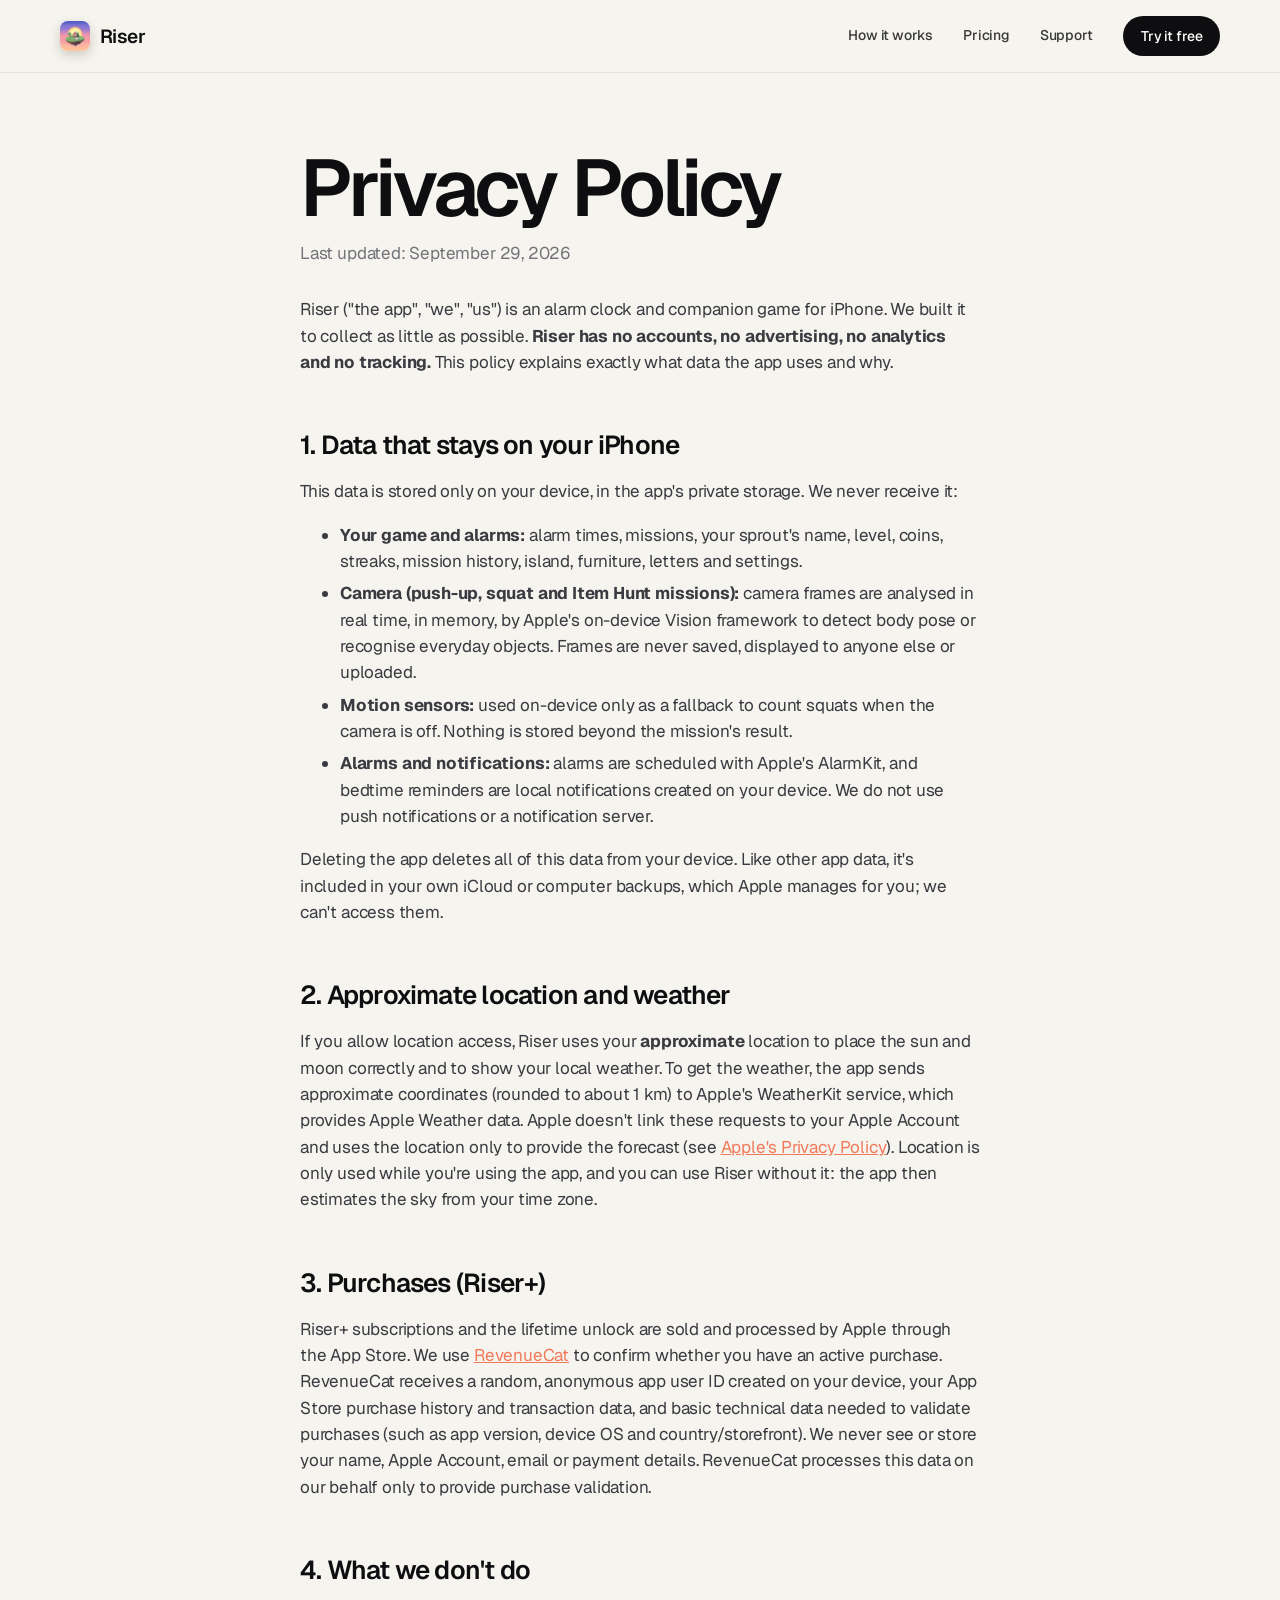
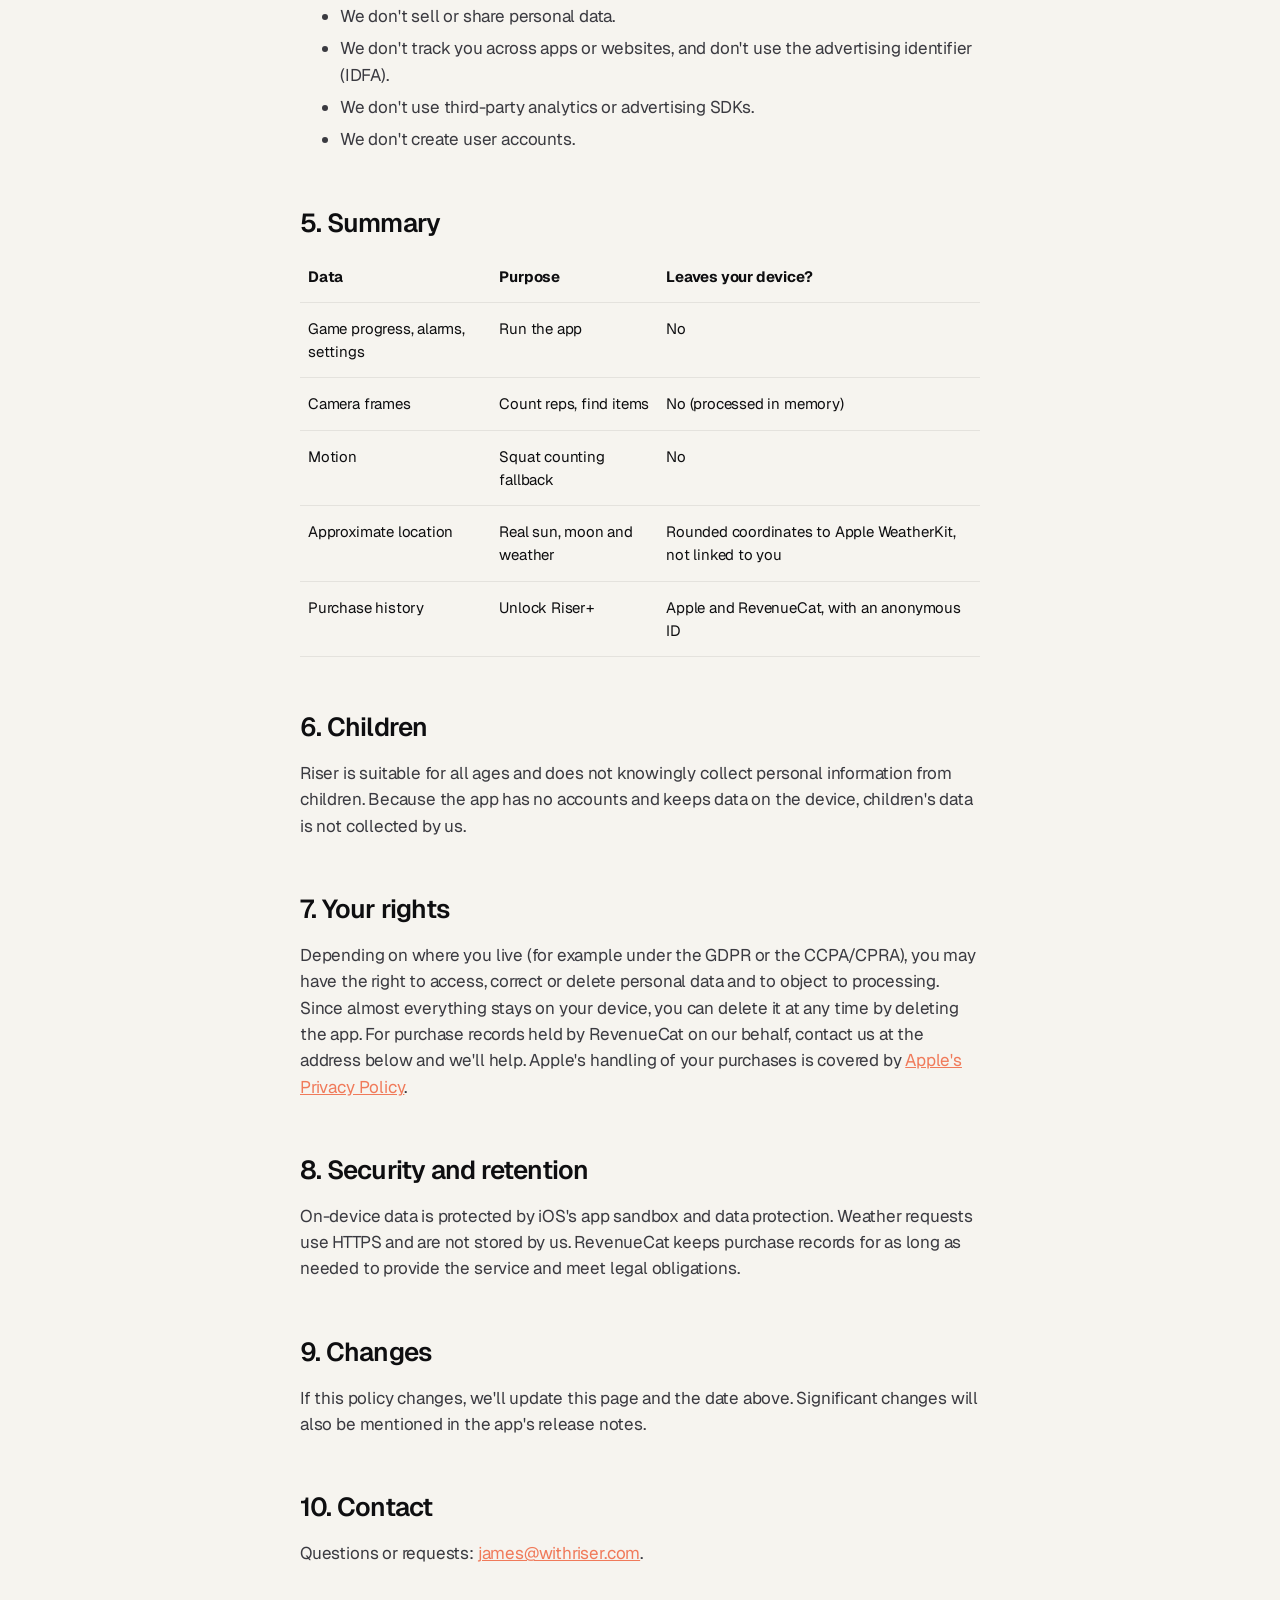
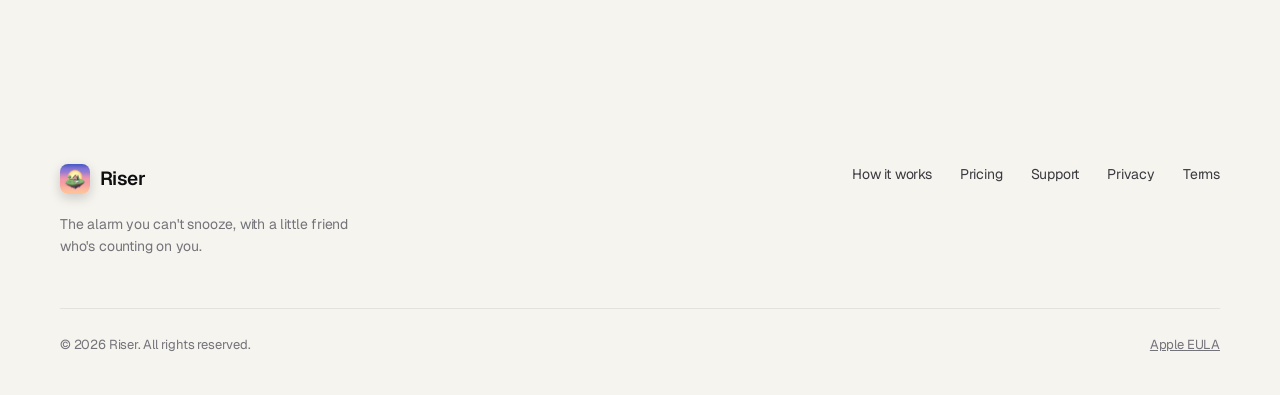
<file: site/privacy.html>
<!doctype html>
<html lang="en">
<head>
<meta charset="utf-8">
<meta name="viewport" content="width=device-width, initial-scale=1, viewport-fit=cover">
<title>Privacy Policy · Riser</title>
<link rel="icon" href="assets/icon-256.png">
<link rel="preconnect" href="https://fonts.googleapis.com">
<link rel="preconnect" href="https://fonts.gstatic.com" crossorigin>
<link rel="stylesheet" href="https://fonts.googleapis.com/css2?family=Geist:wght@300..700&family=Instrument+Serif:ital@0;1&display=swap">
<link rel="stylesheet" href="style.css">
</head>
<body class="page">
<header class="nav">
  <div class="wrap">
    <a class="brand" href="/"><img src="assets/icon-256.png" alt="">Riser</a>
    <nav>
      <a href="/#how">How it works</a>
      <a href="/#pricing">Pricing</a>
      <a href="/support">Support</a>
      <a class="btn small" href="/#pricing">Try it free</a>
    </nav>
  </div>
</header>
<main class="doc">
  <h1>Privacy Policy</h1>
  <p class="updated">Last updated: September 29, 2026</p>

  <p>Riser ("the app", "we", "us") is an alarm clock and companion game for iPhone. We built it to collect as little as possible. <strong>Riser has no accounts, no advertising, no analytics and no tracking.</strong> This policy explains exactly what data the app uses and why.</p>

  <h2>1. Data that stays on your iPhone</h2>
  <p>This data is stored only on your device, in the app's private storage. We never receive it:</p>
  <ul>
    <li><strong>Your game and alarms:</strong> alarm times, missions, your sprout's name, level, coins, streaks, mission history, island, furniture, letters and settings.</li>
    <li><strong>Camera (push-up, squat and Item Hunt missions):</strong> camera frames are analysed in real time, in memory, by Apple's on-device Vision framework to detect body pose or recognise everyday objects. Frames are never saved, displayed to anyone else or uploaded.</li>
    <li><strong>Motion sensors:</strong> used on-device only as a fallback to count squats when the camera is off. Nothing is stored beyond the mission's result.</li>
    <li><strong>Alarms and notifications:</strong> alarms are scheduled with Apple's AlarmKit, and bedtime reminders are local notifications created on your device. We do not use push notifications or a notification server.</li>
  </ul>
  <p>Deleting the app deletes all of this data from your device. Like other app data, it's included in your own iCloud or computer backups, which Apple manages for you; we can't access them.</p>

  <h2>2. Approximate location and weather</h2>
  <p>If you allow location access, Riser uses your <strong>approximate</strong> location to place the sun and moon correctly and to show your local weather. To get the weather, the app sends approximate coordinates (rounded to about 1 km) to Apple's WeatherKit service, which provides Apple Weather data. Apple doesn't link these requests to your Apple Account and uses the location only to provide the forecast (see <a href="https://www.apple.com/legal/privacy/">Apple's Privacy Policy</a>). Location is only used while you're using the app, and you can use Riser without it: the app then estimates the sky from your time zone.</p>

  <h2>3. Purchases (Riser+)</h2>
  <p>Riser+ subscriptions and the lifetime unlock are sold and processed by Apple through the App Store. We use <a href="https://www.revenuecat.com/privacy">RevenueCat</a> to confirm whether you have an active purchase. RevenueCat receives a random, anonymous app user ID created on your device, your App Store purchase history and transaction data, and basic technical data needed to validate purchases (such as app version, device OS and country/storefront). We never see or store your name, Apple Account, email or payment details. RevenueCat processes this data on our behalf only to provide purchase validation.</p>

  <h2>4. What we don't do</h2>
  <ul>
    <li>We don't sell or share personal data.</li>
    <li>We don't track you across apps or websites, and don't use the advertising identifier (IDFA).</li>
    <li>We don't use third-party analytics or advertising SDKs.</li>
    <li>We don't create user accounts.</li>
  </ul>

  <h2>5. Summary</h2>
  <table>
    <tr><th>Data</th><th>Purpose</th><th>Leaves your device?</th></tr>
    <tr><td>Game progress, alarms, settings</td><td>Run the app</td><td>No</td></tr>
    <tr><td>Camera frames</td><td>Count reps, find items</td><td>No (processed in memory)</td></tr>
    <tr><td>Motion</td><td>Squat counting fallback</td><td>No</td></tr>
    <tr><td>Approximate location</td><td>Real sun, moon and weather</td><td>Rounded coordinates to Apple WeatherKit, not linked to you</td></tr>
    <tr><td>Purchase history</td><td>Unlock Riser+</td><td>Apple and RevenueCat, with an anonymous ID</td></tr>
  </table>

  <h2>6. Children</h2>
  <p>Riser is suitable for all ages and does not knowingly collect personal information from children. Because the app has no accounts and keeps data on the device, children's data is not collected by us.</p>

  <h2>7. Your rights</h2>
  <p>Depending on where you live (for example under the GDPR or the CCPA/CPRA), you may have the right to access, correct or delete personal data and to object to processing. Since almost everything stays on your device, you can delete it at any time by deleting the app. For purchase records held by RevenueCat on our behalf, contact us at the address below and we'll help. Apple's handling of your purchases is covered by <a href="https://www.apple.com/legal/privacy/">Apple's Privacy Policy</a>.</p>

  <h2>8. Security and retention</h2>
  <p>On-device data is protected by iOS's app sandbox and data protection. Weather requests use HTTPS and are not stored by us. RevenueCat keeps purchase records for as long as needed to provide the service and meet legal obligations.</p>

  <h2>9. Changes</h2>
  <p>If this policy changes, we'll update this page and the date above. Significant changes will also be mentioned in the app's release notes.</p>

  <h2>10. Contact</h2>
  <p>Questions or requests: <a href="mailto:james@withriser.com">james@withriser.com</a>.</p>
</main>
<footer class="site">
  <div class="wrap">
    <div class="top">
      <div><a class="brand" href="/"><img src="assets/icon-256.png" alt="">Riser</a><p class="tagline">The alarm you can't snooze, with a little friend who's counting on you.</p></div>
      <nav><a href="/#how">How it works</a><a href="/#pricing">Pricing</a><a href="/support">Support</a><a href="/privacy">Privacy</a><a href="/terms">Terms</a></nav>
    </div>
    <div class="bottom"><span>© 2026 Riser. All rights reserved.</span><span><a href="https://www.apple.com/legal/internet-services/itunes/dev/stdeula/">Apple EULA</a></span></div>
  </div>
</footer>
</body>
</html>
</file>
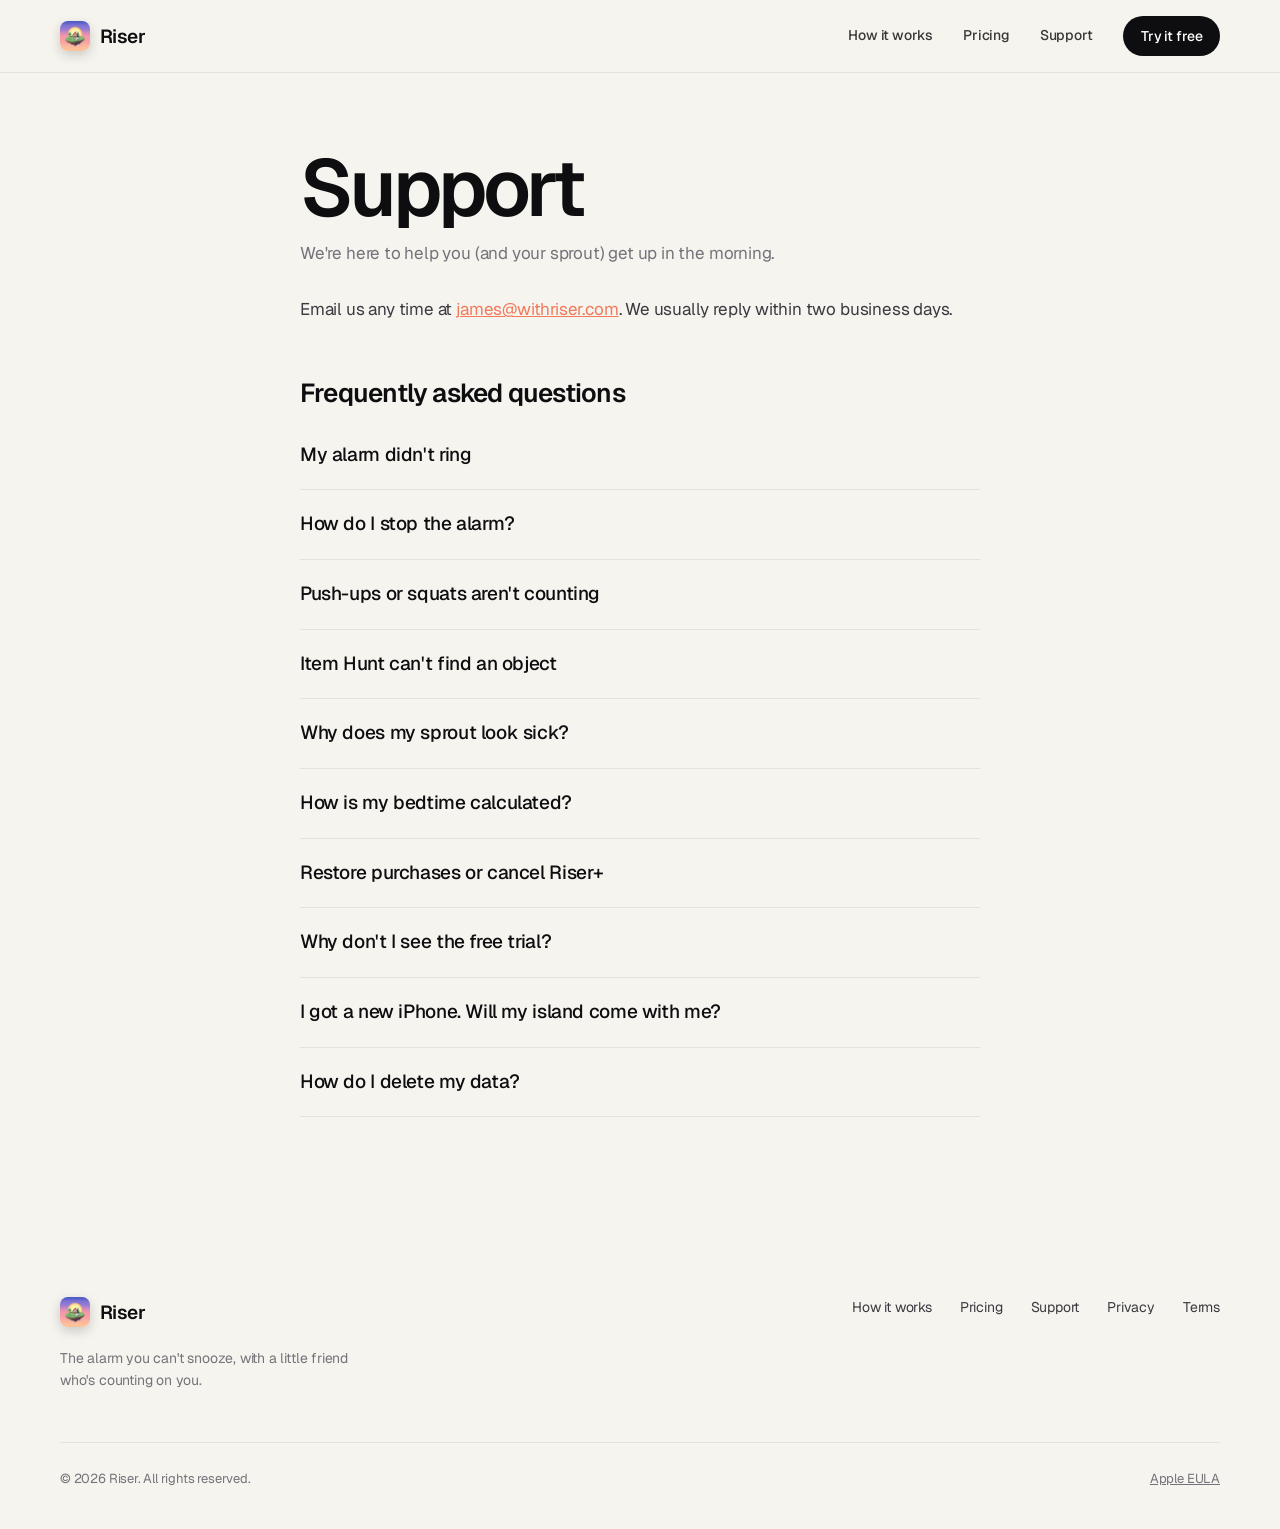
<file: site/support.html>
<!doctype html>
<html lang="en">
<head>
<meta charset="utf-8">
<meta name="viewport" content="width=device-width, initial-scale=1, viewport-fit=cover">
<title>Support · Riser</title>
<link rel="icon" href="assets/icon-256.png">
<link rel="preconnect" href="https://fonts.googleapis.com">
<link rel="preconnect" href="https://fonts.gstatic.com" crossorigin>
<link rel="stylesheet" href="https://fonts.googleapis.com/css2?family=Geist:wght@300..700&family=Instrument+Serif:ital@0;1&display=swap">
<link rel="stylesheet" href="style.css">
</head>
<body class="page">
<header class="nav">
  <div class="wrap">
    <a class="brand" href="/"><img src="assets/icon-256.png" alt="">Riser</a>
    <nav>
      <a href="/#how">How it works</a>
      <a href="/#pricing">Pricing</a>
      <a href="/support">Support</a>
      <a class="btn small" href="/#pricing">Try it free</a>
    </nav>
  </div>
</header>
<main class="doc">
  <h1>Support</h1>
  <p class="updated">We're here to help you (and your sprout) get up in the morning.</p>
  <p>Email us any time at <a href="mailto:james@withriser.com">james@withriser.com</a>. We usually reply within two business days.</p>

  <h2>Frequently asked questions</h2>

  <details><summary>My alarm didn't ring</summary>
    <p>Riser uses iOS system alarms, which ring even in Silent mode and Focus. Check <em>Settings › Riser › Alarms</em> is allowed, and that the alarm is switched on in the Alarms screen. Try <em>Alarms › edit an alarm › Test the full alarm in 1 minute</em>, then lock your phone.</p></details>

  <details><summary>How do I stop the alarm?</summary>
    <p>Tap <strong>Start Mission</strong> on the alarm and finish it. That's the point! If you press Stop instead with Escape-proof on, the alarm rings again after the delay you choose (10 seconds by default, or 30 seconds, 1 minute or 5 minutes) and keeps coming back for up to an hour. You can change the delay or turn Escape-proof off in the Alarms screen or Settings.</p></details>

  <details><summary>Push-ups or squats aren't counting</summary>
    <p><strong>Squats:</strong> lean your phone about 2 m away, facing you, so your whole body including your knees and feet is in view.</p>
    <p><strong>Push-ups:</strong> set the phone on the floor about 1.5 m to your side so it sees you side-on.</p>
    <p>Good lighting helps. If camera access is off, Riser falls back to motion sensors. You can also pick the Item Hunt or Brain Warm-up mission instead.</p></details>

  <details><summary>Item Hunt can't find an object</summary>
    <p>Move closer so the object fills most of the screen, and hold steady for a second. Good light helps. The object is ticked off once it's recognised a few times in a row.</p></details>

  <details><summary>Why does my sprout look sick?</summary>
    <p>Missed alarm mornings add up:</p>
    <ul>
      <li>a small gloom cloud after 2 in a row</li>
      <li>a cold after 3</li>
      <li>stuck in bed after 5</li>
    </ul>
    <p>Win just one morning and your buddy recovers. You never lose levels, decor or hats.</p></details>

  <details><summary>How is my bedtime calculated?</summary>
    <p>Riser counts back 8 hours from your next alarm: five 90-minute sleep cycles plus about 30 minutes to fall asleep. It's a general wellness tip, not medical advice.</p></details>

  <details><summary>Restore purchases or cancel Riser+</summary>
    <p><strong>Restore:</strong> in the app, tap the <em>⚙️ gear</em> at the top left of the home screen › <em>Restore purchases</em>.</p>
    <p><strong>Cancel:</strong> on your iPhone, go to <em>Settings › [your name] › Subscriptions › Riser</em>. Refunds are handled by Apple at <a href="https://reportaproblem.apple.com">reportaproblem.apple.com</a>.</p></details>

  <details><summary>Why don't I see the free trial?</summary>
    <p>Apple gives each Apple Account one free trial per subscription. If you've already had a Riser trial, the app shows the regular price instead, and the App Store won't offer the trial again.</p></details>

  <details><summary>I got a new iPhone. Will my island come with me?</summary>
    <p>Yes, if you set up the new iPhone from an iCloud or computer backup: your island, streak and alarms are part of the app's data in that backup. Riser+ always comes back with <em>Restore purchases</em> on the same Apple Account. If you delete the app or set up a phone without a backup, your island starts fresh.</p></details>

  <details><summary>How do I delete my data?</summary>
    <p>Everything Riser stores lives on your iPhone (and in your own iPhone backups). Deleting the app removes it from the device. Riser has no accounts. For the anonymous purchase record kept by our payment partner, email us and we'll delete it.</p></details>
</main>
<footer class="site">
  <div class="wrap">
    <div class="top">
      <div><a class="brand" href="/"><img src="assets/icon-256.png" alt="">Riser</a><p class="tagline">The alarm you can't snooze, with a little friend who's counting on you.</p></div>
      <nav><a href="/#how">How it works</a><a href="/#pricing">Pricing</a><a href="/support">Support</a><a href="/privacy">Privacy</a><a href="/terms">Terms</a></nav>
    </div>
    <div class="bottom"><span>© 2026 Riser. All rights reserved.</span><span><a href="https://www.apple.com/legal/internet-services/itunes/dev/stdeula/">Apple EULA</a></span></div>
  </div>
</footer>
</body>
</html>
</file>
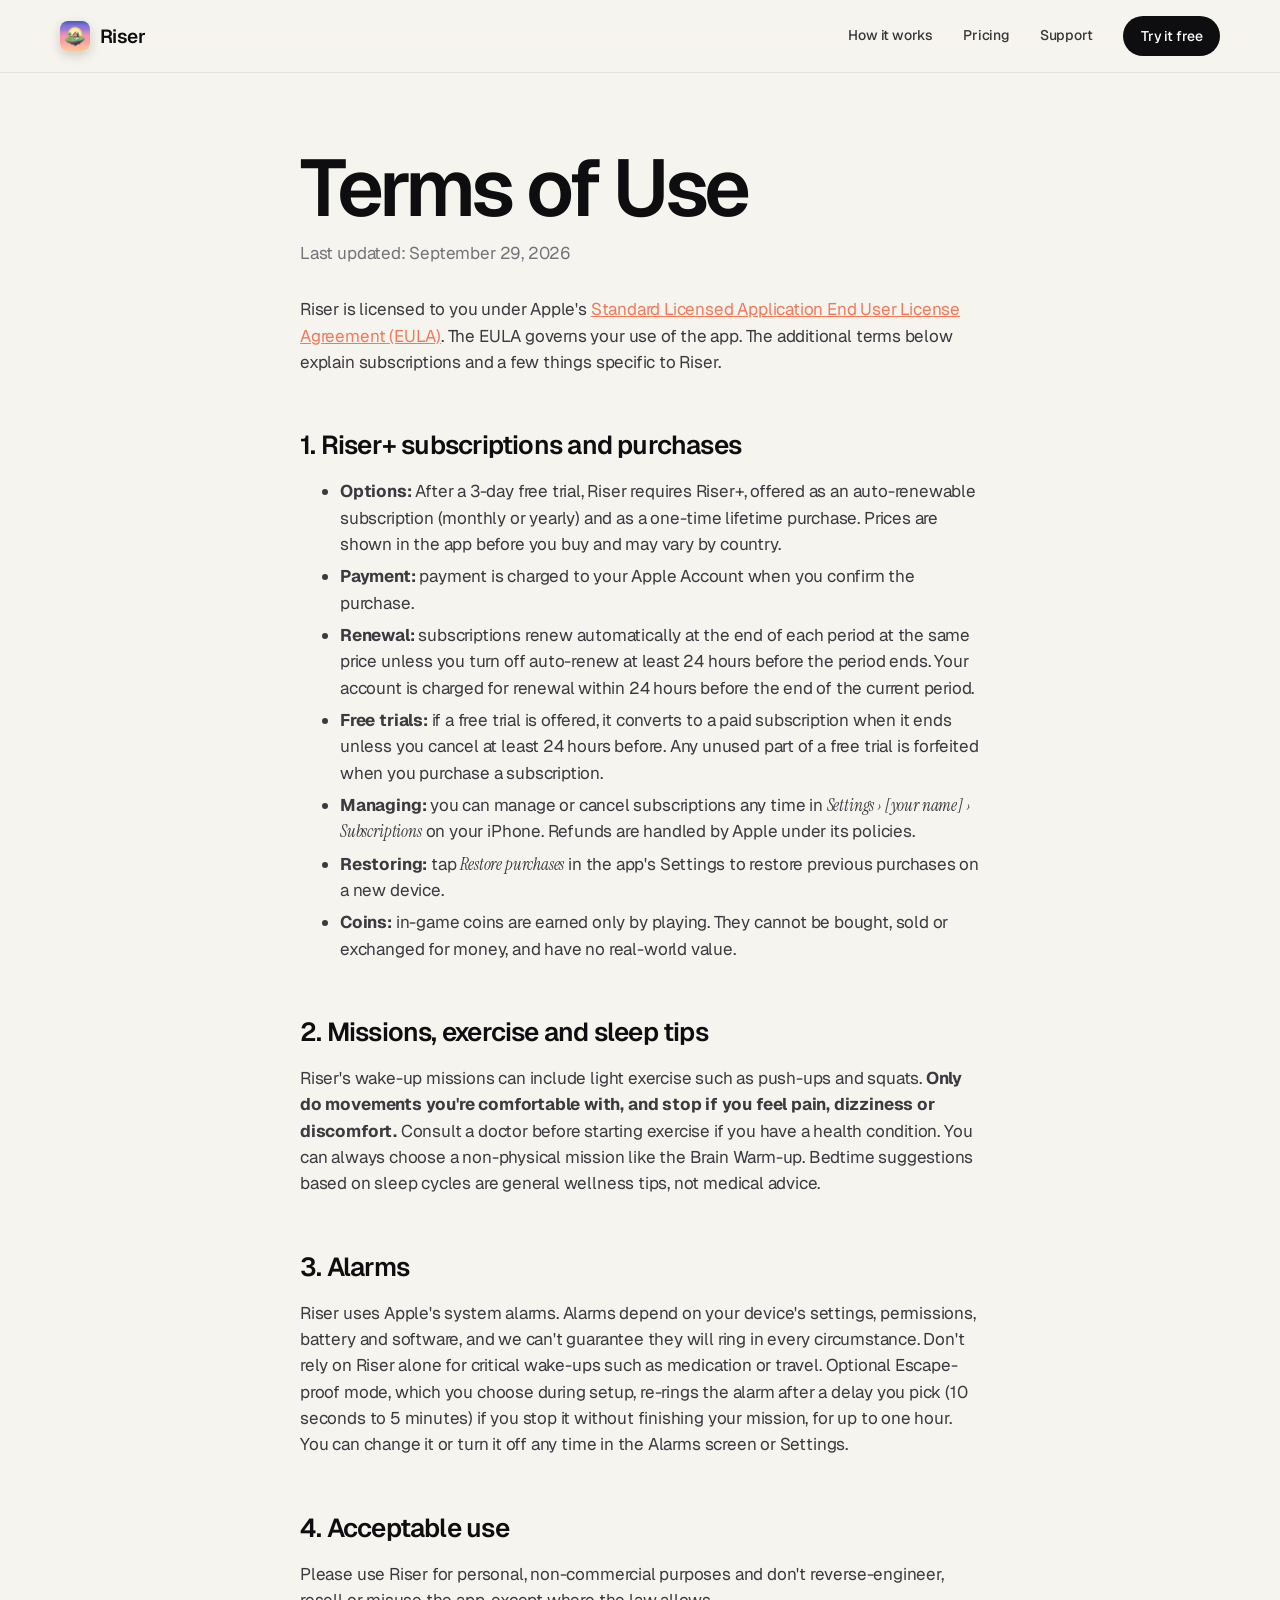
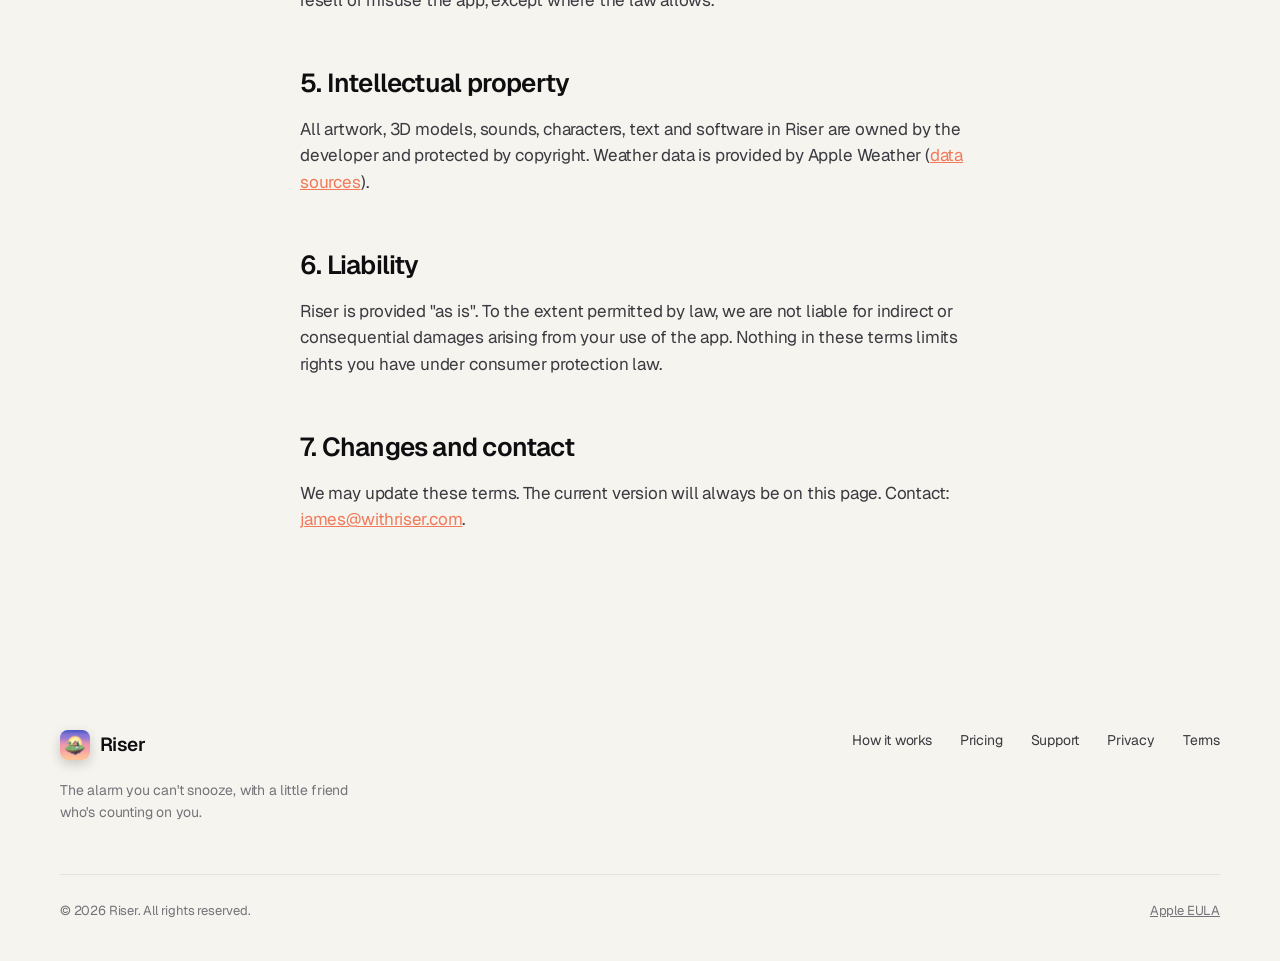
<file: site/terms.html>
<!doctype html>
<html lang="en">
<head>
<meta charset="utf-8">
<meta name="viewport" content="width=device-width, initial-scale=1, viewport-fit=cover">
<title>Terms of Use · Riser</title>
<link rel="icon" href="assets/icon-256.png">
<link rel="preconnect" href="https://fonts.googleapis.com">
<link rel="preconnect" href="https://fonts.gstatic.com" crossorigin>
<link rel="stylesheet" href="https://fonts.googleapis.com/css2?family=Geist:wght@300..700&family=Instrument+Serif:ital@0;1&display=swap">
<link rel="stylesheet" href="style.css">
</head>
<body class="page">
<header class="nav">
  <div class="wrap">
    <a class="brand" href="/"><img src="assets/icon-256.png" alt="">Riser</a>
    <nav>
      <a href="/#how">How it works</a>
      <a href="/#pricing">Pricing</a>
      <a href="/support">Support</a>
      <a class="btn small" href="/#pricing">Try it free</a>
    </nav>
  </div>
</header>
<main class="doc">
  <h1>Terms of Use</h1>
  <p class="updated">Last updated: September 29, 2026</p>

  <p>Riser is licensed to you under Apple's <a href="https://www.apple.com/legal/internet-services/itunes/dev/stdeula/">Standard Licensed Application End User License Agreement (EULA)</a>. The EULA governs your use of the app. The additional terms below explain subscriptions and a few things specific to Riser.</p>

  <h2>1. Riser+ subscriptions and purchases</h2>
  <ul>
    <li><strong>Options:</strong> After a 3-day free trial, Riser requires Riser+, offered as an auto-renewable subscription (monthly or yearly) and as a one-time lifetime purchase. Prices are shown in the app before you buy and may vary by country.</li>
    <li><strong>Payment:</strong> payment is charged to your Apple Account when you confirm the purchase.</li>
    <li><strong>Renewal:</strong> subscriptions renew automatically at the end of each period at the same price unless you turn off auto-renew at least 24 hours before the period ends. Your account is charged for renewal within 24 hours before the end of the current period.</li>
    <li><strong>Free trials:</strong> if a free trial is offered, it converts to a paid subscription when it ends unless you cancel at least 24 hours before. Any unused part of a free trial is forfeited when you purchase a subscription.</li>
    <li><strong>Managing:</strong> you can manage or cancel subscriptions any time in <em>Settings › [your name] › Subscriptions</em> on your iPhone. Refunds are handled by Apple under its policies.</li>
    <li><strong>Restoring:</strong> tap <em>Restore purchases</em> in the app's Settings to restore previous purchases on a new device.</li>
    <li><strong>Coins:</strong> in-game coins are earned only by playing. They cannot be bought, sold or exchanged for money, and have no real-world value.</li>
  </ul>

  <h2>2. Missions, exercise and sleep tips</h2>
  <p>Riser's wake-up missions can include light exercise such as push-ups and squats. <strong>Only do movements you're comfortable with, and stop if you feel pain, dizziness or discomfort.</strong> Consult a doctor before starting exercise if you have a health condition. You can always choose a non-physical mission like the Brain Warm-up. Bedtime suggestions based on sleep cycles are general wellness tips, not medical advice.</p>

  <h2>3. Alarms</h2>
  <p>Riser uses Apple's system alarms. Alarms depend on your device's settings, permissions, battery and software, and we can't guarantee they will ring in every circumstance. Don't rely on Riser alone for critical wake-ups such as medication or travel. Optional Escape-proof mode, which you choose during setup, re-rings the alarm after a delay you pick (10 seconds to 5 minutes) if you stop it without finishing your mission, for up to one hour. You can change it or turn it off any time in the Alarms screen or Settings.</p>

  <h2>4. Acceptable use</h2>
  <p>Please use Riser for personal, non-commercial purposes and don't reverse-engineer, resell or misuse the app, except where the law allows.</p>

  <h2>5. Intellectual property</h2>
  <p>All artwork, 3D models, sounds, characters, text and software in Riser are owned by the developer and protected by copyright. Weather data is provided by Apple Weather (<a href="https://weatherkit.apple.com/legal-attribution.html">data sources</a>).</p>

  <h2>6. Liability</h2>
  <p>Riser is provided "as is". To the extent permitted by law, we are not liable for indirect or consequential damages arising from your use of the app. Nothing in these terms limits rights you have under consumer protection law.</p>

  <h2>7. Changes and contact</h2>
  <p>We may update these terms. The current version will always be on this page. Contact: <a href="mailto:james@withriser.com">james@withriser.com</a>.</p>
</main>
<footer class="site">
  <div class="wrap">
    <div class="top">
      <div><a class="brand" href="/"><img src="assets/icon-256.png" alt="">Riser</a><p class="tagline">The alarm you can't snooze, with a little friend who's counting on you.</p></div>
      <nav><a href="/#how">How it works</a><a href="/#pricing">Pricing</a><a href="/support">Support</a><a href="/privacy">Privacy</a><a href="/terms">Terms</a></nav>
    </div>
    <div class="bottom"><span>© 2026 Riser. All rights reserved.</span><span><a href="https://www.apple.com/legal/internet-services/itunes/dev/stdeula/">Apple EULA</a></span></div>
  </div>
</footer>
</body>
</html>
</file>
<file: site/style.css>
/* Riser — website. Geist + Instrument Serif, warm paper, sunrise accents. */
:root {
  --paper: #f6f4ef;
  --paper-2: #efece5;
  --card: #ffffff;
  --ink: #0e0e10;
  --ink-2: #3a3a40;
  --muted: #74737a;
  --line: rgba(14, 14, 16, 0.08);
  --night: #070b1d;
  --night-2: #0e1636;
  --sun: #f6a04a;
  --sun-2: #f07a5a;
  --rose: #f0707e;
  --leaf: #5bb865;
  --sunrise: linear-gradient(120deg, #ffd36e 0%, #f6a04a 42%, #f0707e 100%);
  --sans: "Geist", -apple-system, BlinkMacSystemFont, "Helvetica Neue", system-ui, sans-serif;
  --serif: "Instrument Serif", "Iowan Old Style", Georgia, serif;
  --ease: cubic-bezier(.16, 1, .3, 1);
  --max: 1240px;
  --pad: clamp(20px, 4vw, 40px);
  color-scheme: light;
}

*, *::before, *::after { box-sizing: border-box; }
html { -webkit-text-size-adjust: 100%; }
html.lenis, html.lenis body { height: auto; }
.lenis.lenis-smooth { scroll-behavior: auto !important; }
body {
  margin: 0; background: var(--paper); color: var(--ink);
  font: 400 17px/1.55 var(--sans); letter-spacing: -0.011em;
  -webkit-font-smoothing: antialiased; -moz-osx-font-smoothing: grayscale;
  overflow-x: hidden; text-rendering: optimizeLegibility;
}
img { display: block; max-width: 100%; }
a { color: inherit; }
::selection { background: #ffd36e; color: var(--ink); }
.wrap { max-width: var(--max); margin: 0 auto; padding: 0 var(--pad); }
em, .serif { font-family: var(--serif); font-style: italic; font-weight: 400; letter-spacing: -0.01em; }

/* ---------- Type ---------- */
.eyebrow {
  display: inline-flex; align-items: center; gap: 10px;
  font: 500 12px/1 var(--sans); letter-spacing: .14em; text-transform: uppercase; color: var(--muted);
}
.eyebrow::before { content: ""; width: 6px; height: 6px; border-radius: 50%; background: var(--sunrise); }
.display {
  font: 600 clamp(44px, 7.4vw, 108px)/.94 var(--sans); letter-spacing: -0.045em; margin: 0;
}
.display em { font-size: 1.08em; letter-spacing: -0.02em; }
.title { font: 600 clamp(34px, 4.6vw, 64px)/1 var(--sans); letter-spacing: -0.04em; margin: 0; }
.title em { font-size: 1.1em; }
.body-lg { font-size: clamp(18px, 1.6vw, 21px); line-height: 1.5; color: var(--ink-2); letter-spacing: -0.015em; }
.muted { color: var(--muted); }

/* ---------- Buttons ---------- */
.btn {
  --bg: var(--ink); --fg: #fff;
  position: relative; display: inline-flex; align-items: center; gap: 10px;
  height: 52px; padding: 0 24px; border-radius: 999px; border: 0; cursor: pointer;
  background: var(--bg); color: var(--fg); font: 500 16px/1 var(--sans); letter-spacing: -0.01em;
  text-decoration: none; transition: transform .5s var(--ease), box-shadow .5s var(--ease);
  will-change: transform;
}
.btn:hover { box-shadow: 0 12px 30px -10px rgba(0,0,0,.35); }
.btn .arrow { display: inline-block; transition: transform .5s var(--ease); }
.btn:hover .arrow { transform: translateX(4px); }
.btn.sun { --bg: var(--sunrise); --fg: #1b1206; background: var(--sunrise); box-shadow: 0 14px 40px -12px rgba(240, 122, 90, .7), inset 0 1px 0 rgba(255,255,255,.5); }
.btn.glass { --fg: #fff; background: rgba(255,255,255,.14); backdrop-filter: blur(14px); -webkit-backdrop-filter: blur(14px); box-shadow: inset 0 0 0 1px rgba(255,255,255,.28); }
.btn.light { --bg: #fff; --fg: var(--ink); }
.btn.small { height: 40px; padding: 0 18px; font-size: 14px; }

/* ---------- Nav ---------- */
.nav {
  position: fixed; inset: 0 0 auto 0; z-index: 100; color: #fff;
  transition: background .5s var(--ease), color .5s var(--ease), box-shadow .5s var(--ease);
}
.nav .wrap { height: 72px; display: flex; align-items: center; justify-content: space-between; }
.nav.scrolled { background: rgba(246, 244, 239, .72); color: var(--ink); backdrop-filter: saturate(180%) blur(20px); -webkit-backdrop-filter: saturate(180%) blur(20px); box-shadow: 0 1px 0 var(--line); }
.brand { display: inline-flex; align-items: center; gap: 10px; text-decoration: none; font: 600 19px/1 var(--sans); letter-spacing: -0.03em; }
.brand img { width: 30px; height: 30px; border-radius: 8px; box-shadow: 0 4px 12px rgba(0,0,0,.18); }
.nav nav { display: flex; align-items: center; gap: 30px; font-size: 14px; font-weight: 500; }
.nav nav a { text-decoration: none; opacity: .82; transition: opacity .3s; }
.nav nav a:hover { opacity: 1; }
.nav .btn { opacity: 1; }
.nav:not(.scrolled) .btn.small { background: #fff; color: var(--ink); }
.nav.scrolled .btn.small { background: var(--ink); color: #fff; }
@media (max-width: 760px) { .nav nav a:not(.btn) { display: none; } }

/* ---------- Hero ---------- */
.hero {
  position: relative; height: 100svh; min-height: 720px; overflow: hidden; color: #fff;
  background: var(--sky, linear-gradient(180deg, #3f7fe0 0%, #8cc0f2 55%, #e7f3ff 100%));
  transition: background 1.2s var(--ease);
}
.hero canvas { position: absolute; inset: 0; width: 100%; height: 100%; opacity: 0; transition: opacity 1.4s var(--ease); }
.hero canvas.ready { opacity: 1; }
.hero .glow { position: absolute; inset: auto 0 -30% 0; height: 70%; background: radial-gradient(50% 60% at 50% 60%, rgba(255, 214, 150, .45), transparent 70%); pointer-events: none; }
.hero .copy { position: relative; z-index: 2; text-align: center; padding-top: clamp(104px, 13vh, 150px); pointer-events: none; }
.hero .copy a, .hero .copy button { pointer-events: auto; }
.hero h1 { font: 600 clamp(58px, 11vw, 168px)/.95 var(--sans); letter-spacing: -0.055em; margin: 18px 0 0; filter: drop-shadow(0 10px 40px rgba(10, 20, 60, .16)); }
.hero h1 .line { display: block; }
.hero h1 em { font-size: 1.1em; letter-spacing: -0.02em; line-height: .92; }
.hero .sub { max-width: 520px; margin: 26px auto 0; font-size: clamp(17px, 1.5vw, 20px); line-height: 1.45; opacity: .92; letter-spacing: -0.015em; }
.hero .ctas { margin-top: 30px; display: flex; gap: 12px; justify-content: center; flex-wrap: wrap; }
.pill {
  display: inline-flex; align-items: center; gap: 8px; height: 34px; padding: 0 14px 0 6px; border-radius: 999px;
  background: rgba(255,255,255,.14); box-shadow: inset 0 0 0 1px rgba(255,255,255,.25);
  backdrop-filter: blur(14px); -webkit-backdrop-filter: blur(14px); font-size: 13px; font-weight: 500;
}
.pill b { background: #fff; color: var(--ink); border-radius: 999px; padding: 5px 9px; font-size: 11px; font-weight: 600; letter-spacing: .02em; }

/* Sky switcher (the site's sky follows your local time, like the app) */
.skybar { position: absolute; z-index: 3; left: 50%; bottom: 28px; transform: translateX(-50%); display: flex; align-items: center; gap: 12px; }
.skybar .label { font-size: 12px; font-weight: 500; opacity: .85; white-space: nowrap; }
.skybar .seg { display: flex; padding: 3px; border-radius: 999px; background: rgba(255,255,255,.14); box-shadow: inset 0 0 0 1px rgba(255,255,255,.22); backdrop-filter: blur(14px); -webkit-backdrop-filter: blur(14px); }
.skybar button { border: 0; background: transparent; color: #fff; font: 500 12px/1 var(--sans); padding: 8px 12px; border-radius: 999px; cursor: pointer; transition: background .4s var(--ease), color .4s var(--ease); }
.skybar button[aria-pressed="true"] { background: #fff; color: var(--ink); }
.scroll-cue { position: absolute; z-index: 3; right: var(--pad); bottom: 34px; font-size: 12px; opacity: .8; display: flex; align-items: center; gap: 8px; }
.scroll-cue i { width: 1px; height: 34px; background: linear-gradient(#fff, transparent); animation: cue 2.2s var(--ease) infinite; transform-origin: top; }
@keyframes cue { 0% { transform: scaleY(0); } 50% { transform: scaleY(1); } 100% { transform: scaleY(1); opacity: 0; } }
@media (max-width: 760px) { .scroll-cue { display: none; } .skybar .label { display: none; } }

/* ---------- Statement ---------- */
.statement { padding: clamp(110px, 16vw, 200px) 0; }
.statement p { font: 500 clamp(30px, 4.3vw, 60px)/1.12 var(--sans); letter-spacing: -0.04em; margin: 22px 0 0; max-width: 1100px; }
.statement p em { font-size: 1.1em; }
.motion .statement .word { opacity: .14; }
.statement .inline { display: inline-block; vertical-align: middle; width: 1.5em; height: .95em; border-radius: 999px; overflow: hidden; margin: 0 .08em; transform: translateY(-.06em); background: var(--sunrise); box-shadow: 0 6px 20px -6px rgba(240,122,90,.6); }
.statement .inline img { width: 100%; height: 100%; object-fit: cover; object-position: 50% 58%; transform: scale(1.8); }

/* ---------- iPhone ---------- */
.device { container-type: inline-size; width: var(--w, 340px); }
.device__frame {
  position: relative; padding: 3.3cqw; border-radius: 16.8cqw;
  background: linear-gradient(145deg, #4b4b52 0%, #1b1b1f 22%, #0e0e11 60%, #3a3a40 100%);
  box-shadow:
    inset 0 0 0 .45cqw #070708,
    inset 0 0 0 .8cqw #54545b,
    0 2cqw 4cqw -1cqw rgba(0,0,0,.25),
    0 14cqw 24cqw -8cqw rgba(10, 20, 45, .45);
}
.device__frame::before, .device__frame::after { /* side buttons */
  content: ""; position: absolute; width: .9cqw; border-radius: .5cqw; background: linear-gradient(90deg, #2a2a2f, #55555c);
}
.device__frame::before { left: -.7cqw; top: 22%; height: 13%; box-shadow: 0 -9cqw 0 0 #3b3b41; }
.device__frame::after { right: -.7cqw; top: 27%; height: 18%; }
.device__screen { position: relative; border-radius: 13.6cqw; overflow: hidden; aspect-ratio: 1320 / 2868; background: #000; isolation: isolate; }
.device__screen img { position: absolute; inset: 0; width: 100%; height: 100%; object-fit: cover; }
.device__island { position: absolute; z-index: 5; top: 2.35cqw; left: 50%; transform: translateX(-50%); width: 26.8cqw; height: 7.9cqw; border-radius: 999px; background: #000; }
.device__screen::after { content: ""; position: absolute; inset: 0; z-index: 4; border-radius: inherit; pointer-events: none;
  background: linear-gradient(125deg, rgba(255,255,255,.1) 0%, transparent 30%); }

/* ---------- Showcase (pinned phone) ---------- */
.showcase { position: relative; background: var(--paper); }
.showcase .grid { display: grid; grid-template-columns: 1fr 1fr; gap: 60px; align-items: start; }
.showcase .steps { position: relative; padding: 10vh 0; }
.showcase .step { min-height: 88vh; display: flex; flex-direction: column; justify-content: center; opacity: .22; transition: opacity .7s var(--ease); }
.showcase .step.active { opacity: 1; }
.showcase .step .num { font: 500 13px/1 var(--sans); letter-spacing: .1em; color: var(--muted); display: flex; align-items: center; gap: 12px; }
.showcase .step .num::after { content: ""; flex: 0 0 60px; height: 1px; background: var(--line); }
.showcase .step h3 { font: 600 clamp(32px, 3.6vw, 52px)/1.02 var(--sans); letter-spacing: -0.04em; margin: 18px 0 16px; }
.showcase .step h3 em { font-size: 1.1em; }
.showcase .step p { max-width: 440px; margin: 0; }
.showcase .stage { position: sticky; top: 0; height: 100vh; display: grid; place-items: center; }
.showcase .stage .device { --w: min(360px, 30vw); }
.showcase .stage .device__screen img { opacity: 0; transform: scale(1.04); transition: opacity .7s var(--ease), transform 1.1s var(--ease); }
.showcase .stage .device__screen img.on { opacity: 1; transform: none; }
.showcase .halo { position: absolute; width: 70%; aspect-ratio: 1; border-radius: 50%; background: var(--sunrise); filter: blur(90px); opacity: .35; transition: background .8s var(--ease); }
.showcase .step .mobile-shot { display: none; }
@media (max-width: 900px) {
  .showcase .grid { grid-template-columns: 1fr; min-height: 0; }
  .showcase .stage { display: none; }
  .showcase .steps { padding: 40px 0; }
  .showcase .step { opacity: 1; padding: 56px 0; min-height: 0; }
  .showcase .step .mobile-shot { display: block; margin-top: 34px; }
  .showcase .step .mobile-shot .device { --w: min(300px, 76vw); margin: 0 auto; }
}

/* ---------- Marquee ---------- */
.marquee { overflow: hidden; padding: 34px 0; border-top: 1px solid var(--line); border-bottom: 1px solid var(--line); background: var(--paper); }
.marquee .track { display: flex; width: max-content; gap: 48px; animation: marquee 36s linear infinite; }
.marquee span { font: 400 italic clamp(34px, 4vw, 56px)/1 var(--serif); white-space: nowrap; display: flex; align-items: center; gap: 48px; }
.marquee span::after { content: "✦"; font-style: normal; font-size: .45em; color: var(--sun); }
@keyframes marquee { to { transform: translateX(-50%); } }

/* ---------- Bento ---------- */
.features { padding: clamp(110px, 14vw, 180px) 0; }
.features header { display: flex; justify-content: space-between; align-items: end; gap: 40px; flex-wrap: wrap; margin-bottom: 56px; }
.features header .body-lg { max-width: 420px; margin: 0; }
.bento { display: grid; grid-template-columns: repeat(12, 1fr); gap: 18px; }
.card {
  position: relative; overflow: hidden; border-radius: 30px; background: var(--card); padding: 34px;
  box-shadow: 0 0 0 1px var(--line), 0 30px 60px -40px rgba(20, 20, 40, .25);
  transform-style: preserve-3d; transition: box-shadow .6s var(--ease); min-height: 300px;
}
.card:hover { box-shadow: 0 0 0 1px var(--line), 0 40px 80px -40px rgba(20, 20, 40, .35); }
.card h3 { font: 600 clamp(26px, 2.3vw, 34px)/1.05 var(--sans); letter-spacing: -0.035em; margin: 0 0 10px; max-width: 360px; }
.card h3 em { font-size: 1.1em; }
.card p { margin: 0; color: var(--muted); max-width: 360px; font-size: 16px; }
.card .tag { font: 500 12px/1 var(--sans); letter-spacing: .12em; text-transform: uppercase; color: var(--muted); margin-bottom: 18px; display: block; }
.card.c7 { grid-column: span 7; } .card.c5 { grid-column: span 5; } .card.c4 { grid-column: span 4; } .card.c8 { grid-column: span 8; } .card.c6 { grid-column: span 6; }
.card.tall { min-height: 560px; }
.card .peek { position: absolute; right: 34px; bottom: -34%; --w: 270px; transform: rotate(0deg); transition: transform .9s var(--ease); }
.card:hover .peek { transform: translateY(-14px); }
.card.dark { background: radial-gradient(120% 90% at 80% 0%, #1b2a6e 0%, var(--night) 60%); color: #fff; }
.card.dark p, .card.dark .tag { color: rgba(255,255,255,.66); }
.card.warm { background: var(--sunrise); } .card.warm p, .card.warm .tag { color: rgba(27, 18, 6, .66); }
.card.leaf { background: linear-gradient(160deg, #86d67d, #3f9a55); color: #fff; } .card.leaf p, .card.leaf .tag { color: rgba(255,255,255,.8); }
.card .icon { width: 46px; height: 46px; border-radius: 14px; display: grid; place-items: center; background: var(--paper); margin-bottom: 26px; }
.card .icon svg { width: 24px; height: 24px; }
.card.dark .icon, .card.leaf .icon { background: rgba(255,255,255,.12); }
.card.warm .icon { background: rgba(255,255,255,.35); }
.card .big { font: 600 clamp(64px, 7vw, 110px)/.9 var(--sans); letter-spacing: -0.06em; margin-top: 30px; }
.card .big em { font-size: 1.05em; }
@media (max-width: 1000px) { .card.c7, .card.c5, .card.c4, .card.c8, .card.c6 { grid-column: span 12; } .card.tall { min-height: 520px; } }
@media (max-width: 560px) { .card { padding: 26px; } .card .peek { --w: 220px; right: 50%; transform: translateX(50%); bottom: -40%; } .card:hover .peek { transform: translateX(50%) translateY(-10px); } }

/* ---------- Night / accountability ---------- */
.night { position: relative; background: var(--night); color: #fff; padding: clamp(110px, 14vw, 180px) 0; overflow: hidden; }
.night .stars { position: absolute; inset: 0; background-image: radial-gradient(1px 1px at 10% 20%, #fff 50%, transparent), radial-gradient(1px 1px at 30% 70%, #fff 50%, transparent), radial-gradient(1.5px 1.5px at 70% 30%, #fff 50%, transparent), radial-gradient(1px 1px at 85% 80%, #fff 50%, transparent), radial-gradient(1px 1px at 55% 10%, #fff 50%, transparent), radial-gradient(1px 1px at 20% 90%, #fff 50%, transparent); opacity: .5; }
.night .grid { position: relative; display: grid; grid-template-columns: 1.1fr .9fr; gap: 60px; align-items: center; }
.night .body-lg { color: rgba(255,255,255,.7); max-width: 520px; }
.night .ladder { list-style: none; padding: 0; margin: 40px 0 0; display: grid; gap: 2px; max-width: 520px; }
.night .ladder li { display: flex; justify-content: space-between; gap: 20px; padding: 16px 0; border-bottom: 1px solid rgba(255,255,255,.1); color: rgba(255,255,255,.85); }
.night .ladder li span:first-child { color: rgba(255,255,255,.5); font-variant-numeric: tabular-nums; }
.night .ladder li:last-child { border: 0; color: #ffd36e; }
.night .device { --w: min(340px, 80vw); margin: 0 auto; }
@media (max-width: 900px) { .night .grid { grid-template-columns: 1fr; } }

/* ---------- Privacy ---------- */
.privacy { padding: clamp(110px, 14vw, 180px) 0; }
.privacy .row { display: grid; grid-template-columns: repeat(4, 1fr); border-top: 1px solid var(--line); margin-top: 64px; }
.privacy .row div { padding: 30px 24px 0 0; }
.privacy .row svg { width: 26px; height: 26px; color: var(--sun-2); }
.privacy .row h4 { font: 600 19px/1.2 var(--sans); letter-spacing: -0.02em; margin: 18px 0 6px; }
.privacy .row p { margin: 0; color: var(--muted); font-size: 15px; }
@media (max-width: 900px) { .privacy .row { grid-template-columns: 1fr 1fr; gap: 10px; } }

/* ---------- Pricing ---------- */
.pricing { padding: clamp(110px, 14vw, 180px) 0; background: var(--paper-2); }
.pricing .head { text-align: center; max-width: 720px; margin: 0 auto 64px; }
.pricing .head .body-lg { margin: 20px auto 0; }
.plans { display: grid; grid-template-columns: repeat(3, 1fr); gap: 18px; align-items: stretch; }
.plan { position: relative; border-radius: 30px; background: var(--card); padding: 34px 30px 30px; box-shadow: 0 0 0 1px var(--line); display: flex; flex-direction: column; }
.plan.best { background: linear-gradient(#fff, #fff) padding-box, var(--sunrise) border-box; border: 2px solid transparent; box-shadow: 0 40px 80px -40px rgba(240, 122, 90, .55); transform: translateY(-10px); }
.plan .badge { position: absolute; top: 22px; right: 22px; font: 600 11px/1 var(--sans); letter-spacing: .06em; background: var(--sunrise); color: #1b1206; padding: 7px 10px; border-radius: 999px; white-space: nowrap; }
.plan h3 { font: 600 18px/1 var(--sans); letter-spacing: -0.02em; margin: 0; }
.plan .price { font: 600 56px/1 var(--sans); letter-spacing: -0.05em; margin: 26px 0 6px; }
.plan .price small { font: 400 16px/1 var(--sans); letter-spacing: -0.01em; color: var(--muted); }
.plan .note { color: var(--muted); font-size: 15px; margin: 0 0 26px; }
.plan ul { list-style: none; padding: 0; margin: 0 0 30px; display: grid; gap: 12px; flex: 1; }
.plan li { display: flex; gap: 10px; font-size: 15px; }
.plan li::before { content: ""; flex: 0 0 18px; height: 18px; margin-top: 2px; border-radius: 50%; background: #e9f6ea url("data:image/svg+xml,%3Csvg xmlns='http://www.w3.org/2000/svg' viewBox='0 0 24 24' fill='none' stroke='%233f9a55' stroke-width='3' stroke-linecap='round' stroke-linejoin='round'%3E%3Cpath d='m6 12 4 4 8-8'/%3E%3C/svg%3E") center/12px no-repeat; }
.plan .btn { justify-content: center; width: 100%; }
.pricing .fine { text-align: center; color: var(--muted); font-size: 13px; max-width: 760px; margin: 36px auto 0; line-height: 1.6; }
.pricing .why { display: flex; gap: 14px; align-items: flex-start; max-width: 640px; margin: 46px auto 0; padding: 22px 24px; border-radius: 22px; background: var(--card); box-shadow: 0 0 0 1px var(--line); font-size: 15px; color: var(--ink-2); }
.pricing .why svg { flex: 0 0 22px; width: 22px; height: 22px; color: var(--rose); margin-top: 1px; }
@media (max-width: 900px) { .plans { grid-template-columns: 1fr; } .plan.best { transform: none; order: -1; } }

/* ---------- FAQ ---------- */
.faq { padding: clamp(100px, 12vw, 160px) 0; }
.faq .grid { display: grid; grid-template-columns: .8fr 1.2fr; gap: 60px; }
.faq details { border-bottom: 1px solid var(--line); }
.faq summary { list-style: none; cursor: pointer; display: flex; justify-content: space-between; align-items: center; gap: 20px; padding: 26px 0; font: 500 20px/1.3 var(--sans); letter-spacing: -0.02em; }
.faq summary::-webkit-details-marker { display: none; }
.faq summary i { flex: 0 0 30px; height: 30px; border-radius: 50%; box-shadow: inset 0 0 0 1px var(--line); position: relative; transition: transform .5s var(--ease), background .4s; }
.faq summary i::before, .faq summary i::after { content: ""; position: absolute; left: 50%; top: 50%; width: 11px; height: 1.5px; background: var(--ink); transform: translate(-50%, -50%); }
.faq summary i::after { transform: translate(-50%, -50%) rotate(90deg); transition: transform .5s var(--ease); }
.faq details[open] summary i { background: var(--ink); } .faq details[open] summary i::before { background: #fff; }
.faq details[open] summary i::after { transform: translate(-50%, -50%) rotate(0); background: #fff; }
.faq .answer { overflow: hidden; }
.faq .answer p { margin: 0 0 26px; color: var(--muted); max-width: 620px; }
@media (max-width: 900px) { .faq .grid { grid-template-columns: 1fr; gap: 30px; } }

/* ---------- Final CTA ---------- */
.final { position: relative; overflow: hidden; text-align: center; color: #fff; padding: clamp(140px, 18vw, 240px) 0;
  background: radial-gradient(70% 60% at 50% 110%, rgba(246, 160, 74, .6), transparent 70%), linear-gradient(180deg, var(--night) 0%, #16205a 60%, #3b2f6e 100%); }
.final .stars { position: absolute; inset: 0; opacity: .6; background-image: radial-gradient(1px 1px at 12% 18%, #fff 50%, transparent), radial-gradient(1px 1px at 78% 22%, #fff 50%, transparent), radial-gradient(1.5px 1.5px at 40% 35%, #fff 50%, transparent), radial-gradient(1px 1px at 88% 60%, #fff 50%, transparent), radial-gradient(1px 1px at 22% 62%, #fff 50%, transparent), radial-gradient(1px 1px at 60% 12%, #fff 50%, transparent); }
.final img.icon { position: relative; width: 108px; height: 108px; border-radius: 25px; margin: 0 auto 36px; box-shadow: 0 30px 80px -20px rgba(246,160,74,.7); }
.final .display { position: relative; }
.final p { position: relative; color: rgba(255,255,255,.72); margin: 22px auto 38px; max-width: 480px; font-size: 19px; }

/* ---------- Footer ---------- */
footer.site { background: var(--paper); padding: 70px 0 40px; font-size: 14px; color: var(--muted); }
footer.site .top { display: flex; justify-content: space-between; gap: 40px; flex-wrap: wrap; padding-bottom: 50px; border-bottom: 1px solid var(--line); }
footer.site .brand { color: var(--ink); }
footer.site .tagline { margin: 14px 0 0; max-width: 300px; }
footer.site nav { display: flex; gap: 28px; flex-wrap: wrap; }
footer.site nav a { text-decoration: none; color: var(--ink-2); }
footer.site nav a:hover { color: var(--ink); }
footer.site .bottom { display: flex; justify-content: space-between; gap: 20px; flex-wrap: wrap; padding-top: 26px; font-size: 13px; }
footer.site .bottom a { color: var(--muted); }

/* ---------- Reveal helpers (JS adds motion; without JS everything is visible) ---------- */
.motion [data-reveal] { opacity: 0; transform: translateY(40px); }
.wm { display: inline-block; overflow: hidden; vertical-align: top; padding: 0 .08em .14em; margin: 0 -.08em -.14em; }
.w, .c { display: inline-block; }
.hero .no-webgl, .hero.no-webgl { background: url("assets/hero.jpg") center 70% / cover no-repeat, var(--sky); }

/* ---------- Legal / support pages ---------- */
.page .nav { color: var(--ink); background: rgba(246, 244, 239, .72); backdrop-filter: saturate(180%) blur(20px); -webkit-backdrop-filter: saturate(180%) blur(20px); box-shadow: 0 1px 0 var(--line); }
.page .nav .btn.small { background: var(--ink); color: #fff; }
.doc { max-width: 760px; margin: 0 auto; padding: 150px var(--pad) 110px; }
.doc h1 { font: 600 clamp(44px, 7vw, 80px)/.95 var(--sans); letter-spacing: -0.05em; margin: 0 0 14px; }
.doc .updated { color: var(--muted); margin: 0 0 30px; }
.doc h2 { font: 600 26px/1.15 var(--sans); letter-spacing: -0.03em; margin: 56px 0 12px; }
.doc p, .doc li { color: var(--ink-2); }
.doc li { margin: 6px 0; }
.doc a { color: var(--sun-2); }
.doc table { width: 100%; border-collapse: collapse; font-size: 15px; }
.doc th, .doc td { text-align: left; padding: 14px 8px; border-bottom: 1px solid var(--line); vertical-align: top; }
.doc details { border-bottom: 1px solid var(--line); padding: 22px 0; }
.doc details summary { cursor: pointer; font: 500 19px/1.3 var(--sans); letter-spacing: -0.02em; list-style: none; }
.doc details summary::-webkit-details-marker { display: none; }
.doc details p, .doc details ul { color: var(--muted); }

@media (prefers-reduced-motion: reduce) {
  .marquee .track, .scroll-cue i { animation: none; }
  .motion [data-reveal] { opacity: 1; transform: none; }
  .motion .statement .word { opacity: 1; }
}

/* Screenshot mode (?still): fixed hero height, no hidden states */
.still .hero { height: 900px; min-height: 0; }
.still [data-reveal] { opacity: 1 !important; transform: none !important; }
.still .statement .word { opacity: 1; }
.still .showcase .step { opacity: 1; }
.still .showcase .step { min-height: 0; padding: 90px 0; }
.still .showcase .stage { height: 900px; }
</file>
